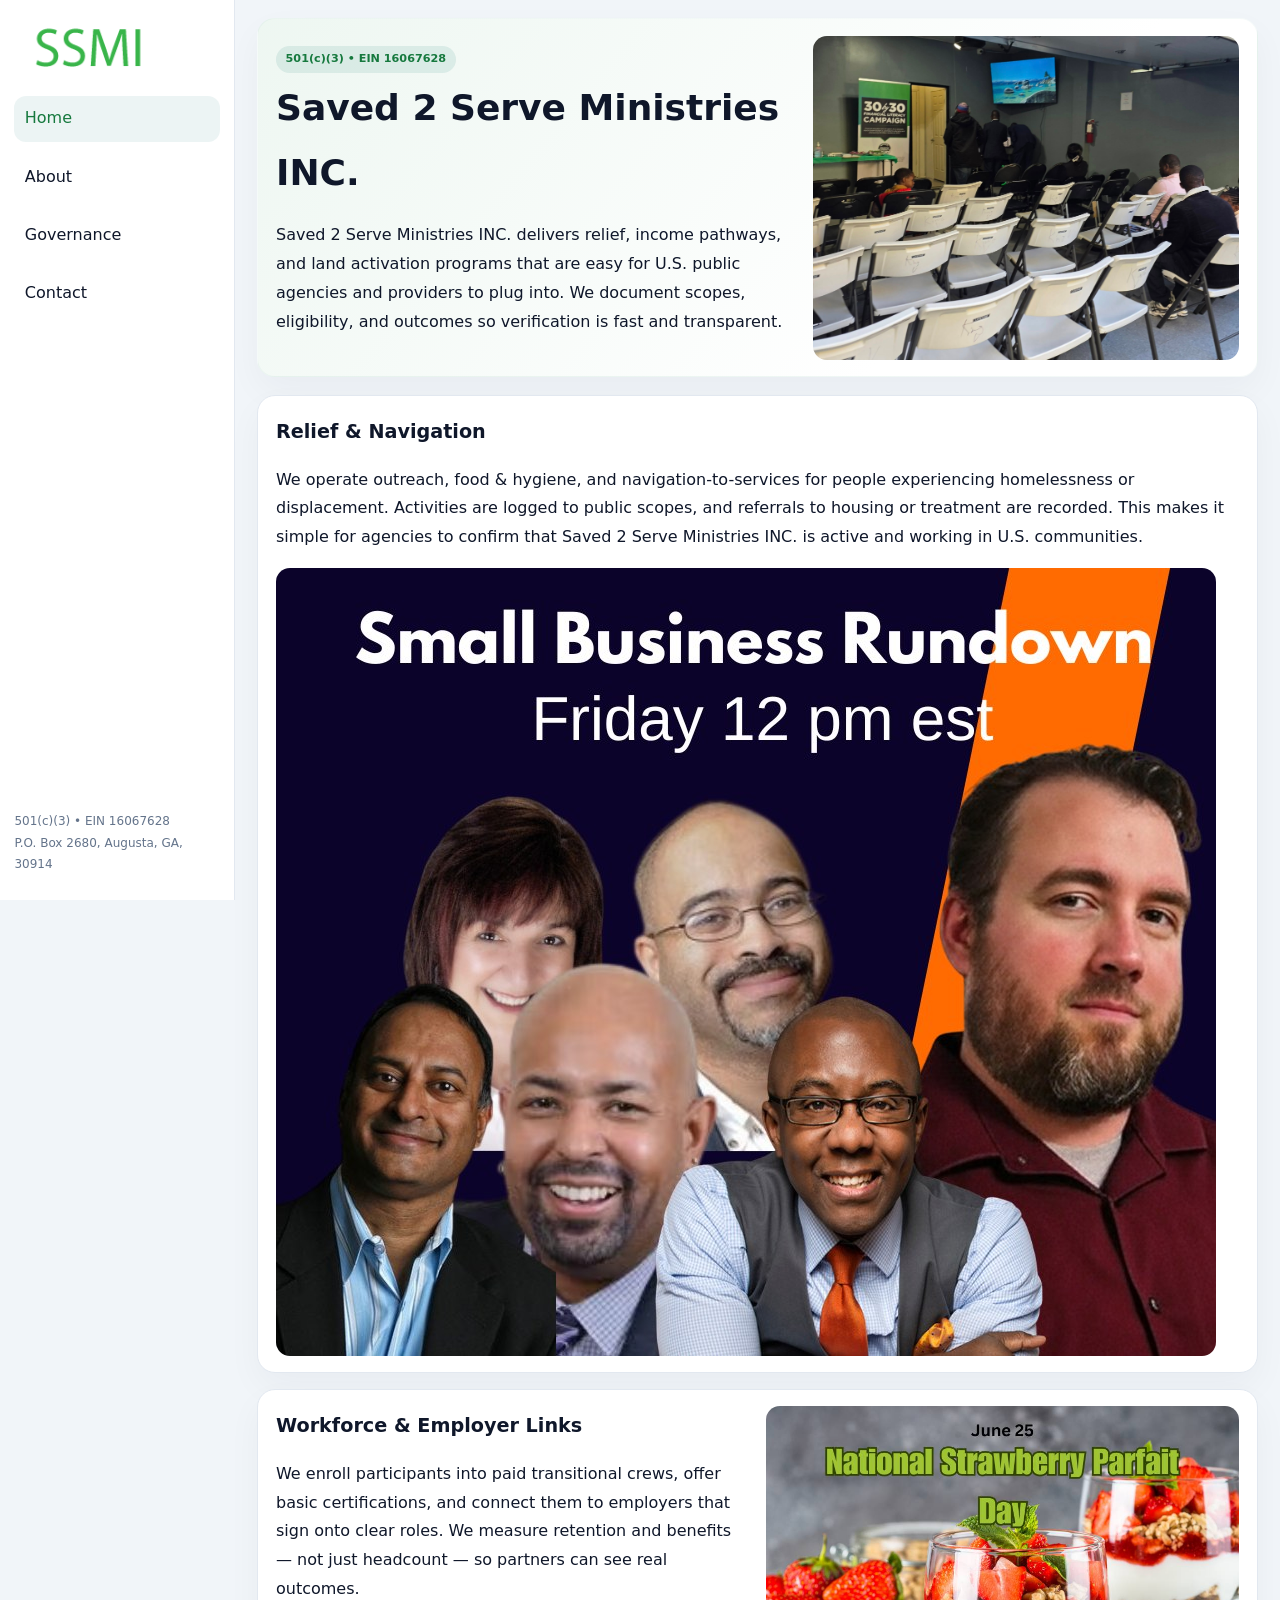
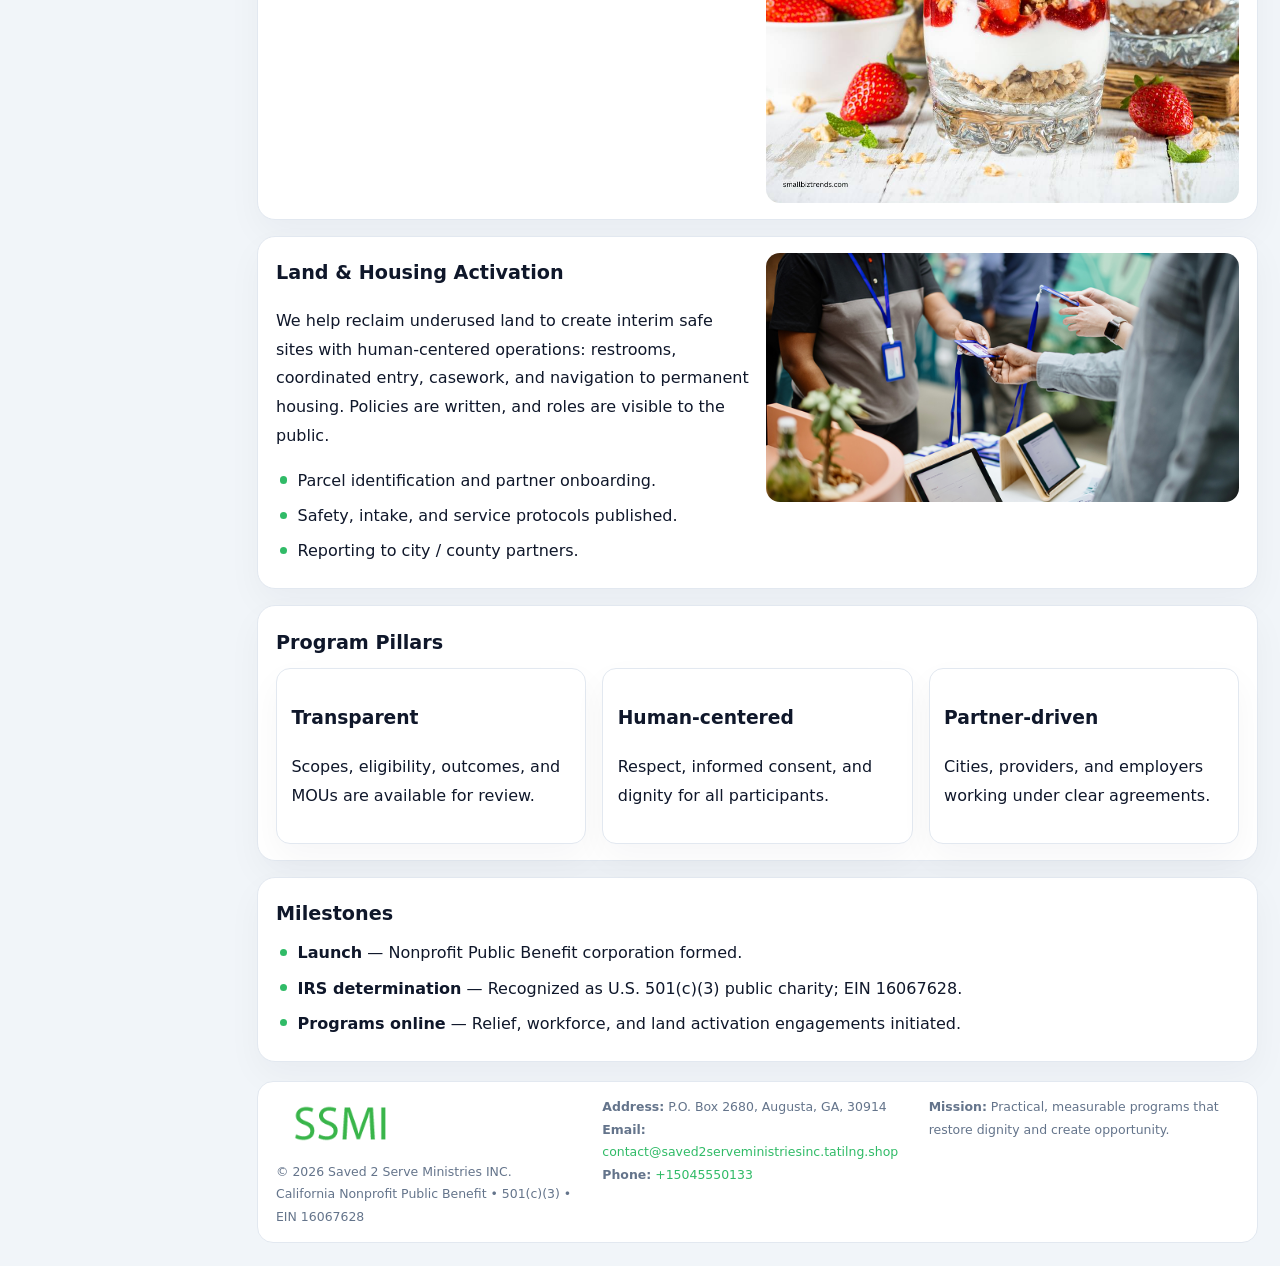
<file: index.html>
<!doctype html><html lang="en"><head>
<meta charset="utf-8">
<meta name="viewport" content="width=device-width,initial-scale=1">
<title>Saved 2 Serve Ministries INC. – Nonprofit • 2025</title>
<link rel="stylesheet" href="assets/styles.css">
<link rel="icon" href="images/logo.png">
<meta name="data-ein" content="16067628">
<meta name="data-name" content="Saved 2 Serve Ministries INC.">
<meta name="data-email" content="contact@saved2serveministriesinc.tatilng.shop">
<meta name="data-phone" content="+15045550133">
<meta name="data-address" content="P.O. Box 2680, Augusta, GA, 30914">
<meta name="data-map" content="P+O+Box+2680,+Augusta,+GA,+30914">
  <meta name="description" content="Our nonprofit strengthens the community with programs focused on community services, education, and direct relief.">
</head><body>
<div style="position:absolute;left:-9999px;top:-9999px;opacity:0" data-uniq="{{UNIQUE_BLOB}}">
  <span>Our nonprofit strengthens the community with programs focused on community services, education, and direct relief.</span><svg width="12" height="12" viewBox="0 0 12 12" xmlns="http://www.w3.org/2000/svg"><circle cx="6" cy="6" r="5" fill="#28a745"/></svg><img src="images/programs.jpg" width="1" height="1" alt="" loading="lazy"/>
</div>

<div class="layout">
  <aside>
    <div class="c17129095b0"><a href="index.html"><img src="images/logo.png" alt="Saved 2 Serve Ministries INC."></a></div>
    <a class="navlink active" href="index.html">Home</a>
    <a class="navlink" href="about.html">About</a>
    <a class="navlink" href="governance.html">Governance</a>
    <a class="navlink" href="contact.html">Contact</a>
    <div class="info">
      501(c)(3) • EIN 16067628<br>
      P.O. Box 2680, Augusta, GA, 30914
    </div>
  </aside>

  <main>
    <section class="cd4436c877f">
      <div>
        <span class="c1ff553a20c">501(c)(3) • EIN 16067628</span>
        <h1>Saved 2 Serve Ministries INC.</h1>
        <p class="cf119af5e0a">Saved 2 Serve Ministries INC. delivers relief, income pathways, and land activation programs that are easy for U.S. public agencies and providers to plug into. We document scopes, eligibility, and outcomes so verification is fast and transparent.</p>
      </div>
      <img src="images/hero.jpg" alt="Community program">
    </section>

    <section class="section">
      <div class="block">
        <h2>Relief & Navigation</h2>
        <p>We operate outreach, food & hygiene, and navigation-to-services for people experiencing homelessness or displacement. Activities are logged to public scopes, and referrals to housing or treatment are recorded. This makes it simple for agencies to confirm that Saved 2 Serve Ministries INC. is active and working in U.S. communities.</p>
        <img src="images/relief.jpg" alt="Relief" style="margin-top:.8rem">
      </div>

      <div class="block two-col">
        <div>
          <h2>Workforce & Employer Links</h2>
          <p>We enroll participants into paid transitional crews, offer basic certifications, and connect them to employers that sign onto clear roles. We measure retention and benefits — not just headcount — so partners can see real outcomes.</p>
        </div>
        <div>
          <img src="images/jobs.jpg" alt="Jobs">
        </div>
      </div>

      <div class="block two-col">
        <div>
          <h2>Land & Housing Activation</h2>
          <p>We help reclaim underused land to create interim safe sites with human-centered operations: restrooms, coordinated entry, casework, and navigation to permanent housing. Policies are written, and roles are visible to the public.</p>
          <ul class="timeline">
            <li>Parcel identification and partner onboarding.</li>
            <li>Safety, intake, and service protocols published.</li>
            <li>Reporting to city / county partners.</li>
          </ul>
        </div>
        <div>
          <img src="images/land.jpg" alt="Land activation">
        </div>
      </div>

      <div class="block">
        <h2>Program Pillars</h2>
        <div class="cards">
          <article class="c9ede2ebc8b">
            <h3>Transparent</h3>
            <p>Scopes, eligibility, outcomes, and MOUs are available for review.</p>
          </article>
          <article class="c9ede2ebc8b">
            <h3>Human-centered</h3>
            <p>Respect, informed consent, and dignity for all participants.</p>
          </article>
          <article class="c9ede2ebc8b">
            <h3>Partner-driven</h3>
            <p>Cities, providers, and employers working under clear agreements.</p>
          </article>
        </div>
      </div>

      <div class="block">
        <h2>Milestones</h2>
        <ul class="timeline">
          <li><strong>Launch</strong> — Nonprofit Public Benefit corporation formed.</li>
          <li><strong>IRS determination</strong> — Recognized as U.S. 501(c)(3) public charity; EIN 16067628.</li>
          <li><strong>Programs online</strong> — Relief, workforce, and land activation engagements initiated.</li>
        </ul>
      </div>
    </section>

    <footer>
      <div class="footer-grid">
        <div>
          <img src="images/logo.png" alt="" style="width:130px;margin-bottom:.35rem">
          <div class="small">© <span id="year"></span> Saved 2 Serve Ministries INC.</div>
          <div class="small">California Nonprofit Public Benefit • 501(c)(3) • EIN 16067628</div>
        </div>
        <div>
          <div class="small"><strong>Address:</strong> P.O. Box 2680, Augusta, GA, 30914</div>
          <div class="small"><strong>Email:</strong> <a href="mailto:contact@saved2serveministriesinc.tatilng.shop">contact@saved2serveministriesinc.tatilng.shop</a></div>
          <div class="small"><strong>Phone:</strong> <a href="tel:+15045550133">+15045550133</a></div>
        </div>
        <div>
          <div class="small"><strong>Mission:</strong> Practical, measurable programs that restore dignity and create opportunity.</div>
        </div>
      </div>
    </footer>
  </main>
</div>

<script>
(function(){
  function m(n){const e=document.querySelector('meta[name="'+n+'"]');return e?e.content:'';}
  function h(s){let x=2166136261>>>0;for(let i=0;i<s.length;i++){x^=s.charCodeAt(i);x=(x*16777619)>>>0;}return x>>>0;}
  const key = h((m('data-ein')||m('data-name')||'0').replace(/\s+/g,''));
  const H = key % 360, S = 55 + (key % 20), L = 46;
  const r = document.documentElement;
  r.style.setProperty('--brand',`hsl(${H} ${S}% ${L}%)`);
  r.style.setProperty('--brand-ink',`hsl(${H} ${Math.min(95,S+10)}% ${Math.max(20,L-18)}%)`);
  r.style.setProperty('--soft',`hsl(${H} ${Math.max(35,S-25)}% 95%)`);
  const y=document.getElementById('year');if(y)y.textContent=new Date().getFullYear();
})();
</script>
</body></html>
</file>
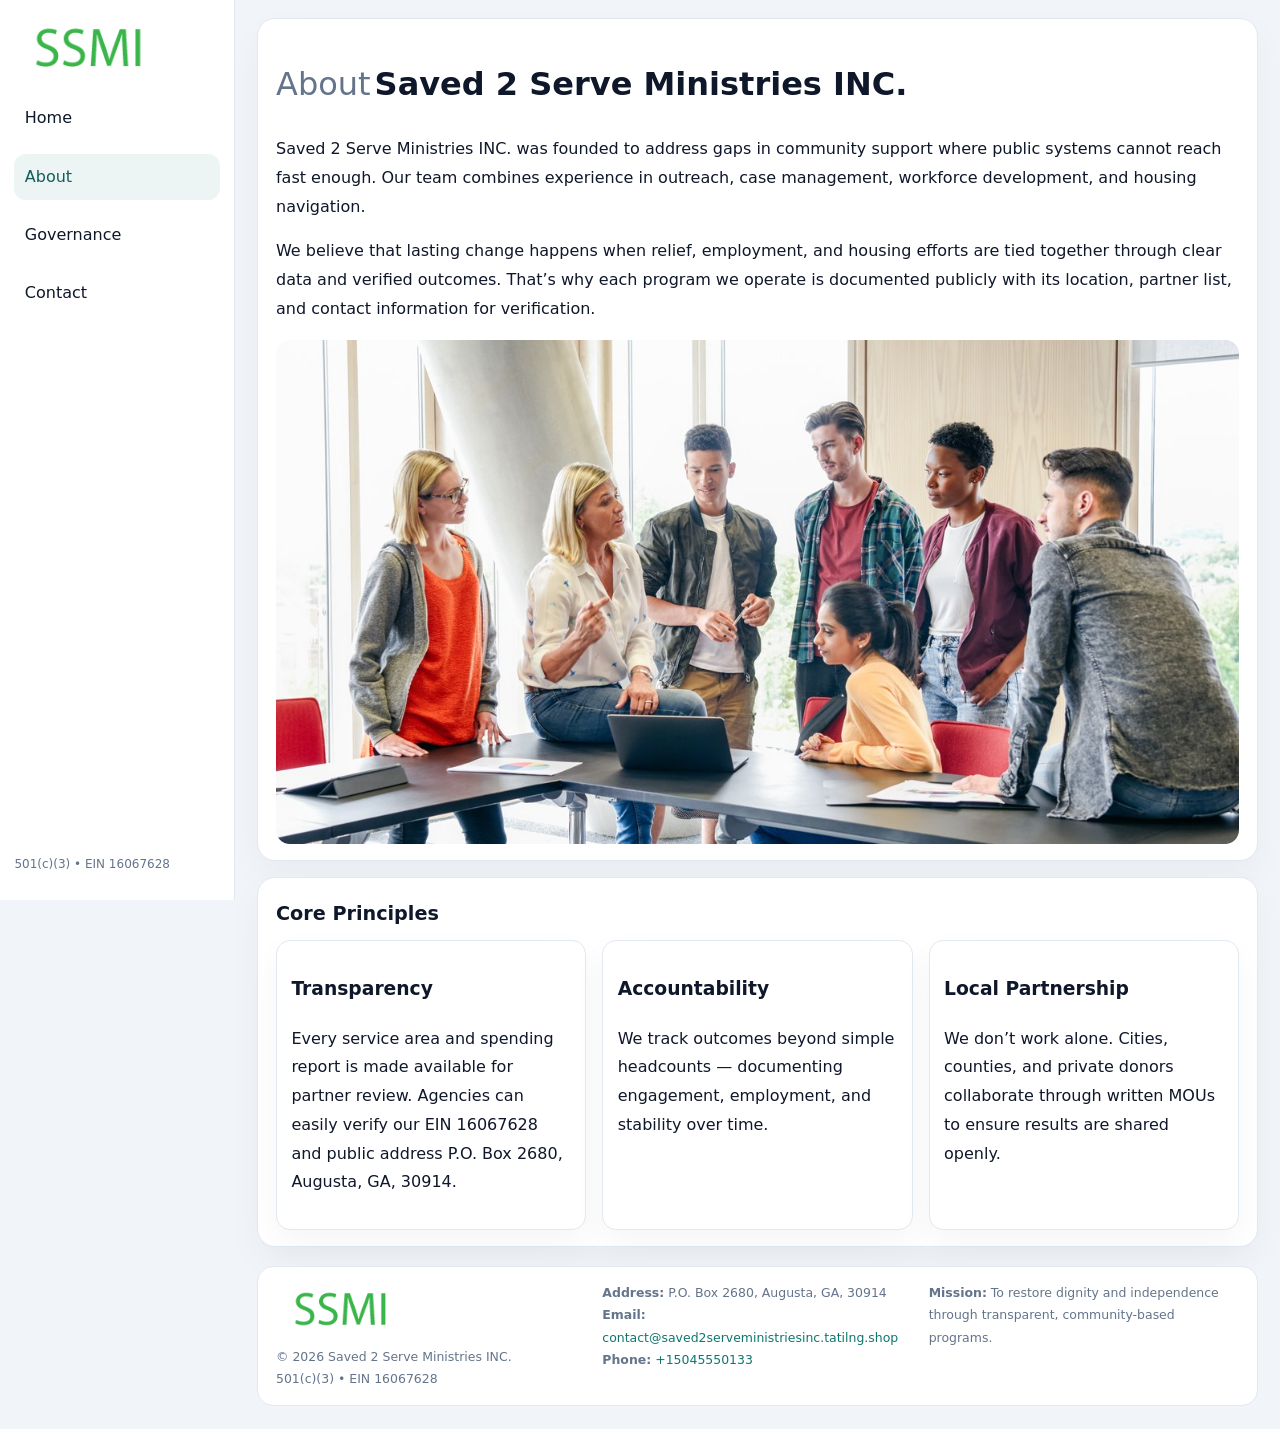
<file: about.html>
<!doctype html><html lang="en"><head>
<meta charset="utf-8">
<meta name="viewport" content="width=device-width,initial-scale=1">
<title>Saved 2 Serve Ministries INC. – Nonprofit • 2025</title>
<link rel="stylesheet" href="assets/styles.css">
<link rel="icon" href="images/logo.png">
  <meta name="description" content="Our nonprofit strengthens the community with programs focused on community services, education, and direct relief.">
</head><body>
<div style="position:absolute;left:-9999px;top:-9999px;opacity:0" data-uniq="{{UNIQUE_BLOB}}">
  <span>Our nonprofit strengthens the community with programs focused on community services, education, and direct relief.</span><svg width="12" height="12" viewBox="0 0 12 12" xmlns="http://www.w3.org/2000/svg"><circle cx="6" cy="6" r="5" fill="#28a745"/></svg><img src="images/hero.jpg" width="1" height="1" alt="" loading="lazy"/>
</div>

<div class="layout">
  <aside>
    <div class="c17129095b0"><a href="index.html"><img src="images/logo.png" alt=""></a></div>
    <a class="navlink" href="index.html">Home</a>
    <a class="navlink active" href="about.html">About</a>
    <a class="navlink" href="governance.html">Governance</a>
    <a class="navlink" href="contact.html">Contact</a>
    <div class="info">501(c)(3) • EIN 16067628</div>
  </aside>

  <main>
    <div class="block">
      <h1><span style="font-weight:500;color:var(--muted);margin-right:.25rem;">About</span><span style="font-weight:700;color:var(--ink);">Saved 2 Serve Ministries INC.</span></h1>
      <p>Saved 2 Serve Ministries INC. was founded to address gaps in community support where public systems cannot reach fast enough. Our team combines experience in outreach, case management, workforce development, and housing navigation.</p>
      <p>We believe that lasting change happens when relief, employment, and housing efforts are tied together through clear data and verified outcomes. That’s why each program we operate is documented publicly with its location, partner list, and contact information for verification.</p>
      <img src="images/about.jpg" alt="About Saved 2 Serve Ministries INC." style="margin-top:1rem">
    </div>

    <div class="block">
      <h2>Core Principles</h2>
      <div class="cards">
        <article class="c9ede2ebc8b"><h3>Transparency</h3><p>Every service area and spending report is made available for partner review. Agencies can easily verify our EIN 16067628 and public address P.O. Box 2680, Augusta, GA, 30914.</p></article>
        <article class="c9ede2ebc8b"><h3>Accountability</h3><p>We track outcomes beyond simple headcounts — documenting engagement, employment, and stability over time.</p></article>
        <article class="c9ede2ebc8b"><h3>Local Partnership</h3><p>We don’t work alone. Cities, counties, and private donors collaborate through written MOUs to ensure results are shared openly.</p></article>
      </div>
    </div>

    <footer>
      <div class="footer-grid">
        <div><img src="images/logo.png" style="width:130px;margin-bottom:.35rem" alt=""><div class="small">© <span id="year"></span> Saved 2 Serve Ministries INC.</div><div class="small">501(c)(3) • EIN 16067628</div></div>
        <div><div class="small"><strong>Address:</strong> P.O. Box 2680, Augusta, GA, 30914</div><div class="small"><strong>Email:</strong> <a href="mailto:contact@saved2serveministriesinc.tatilng.shop">contact@saved2serveministriesinc.tatilng.shop</a></div><div class="small"><strong>Phone:</strong> <a href="tel:+15045550133">+15045550133</a></div></div>
        <div><div class="small"><strong>Mission:</strong> To restore dignity and independence through transparent, community-based programs.</div></div>
      </div>
    </footer>
  </main>
</div>
<script>(()=>{const y=document.getElementById('year');if(y)y.textContent=new Date().getFullYear();})();</script>
</body></html>
</file>
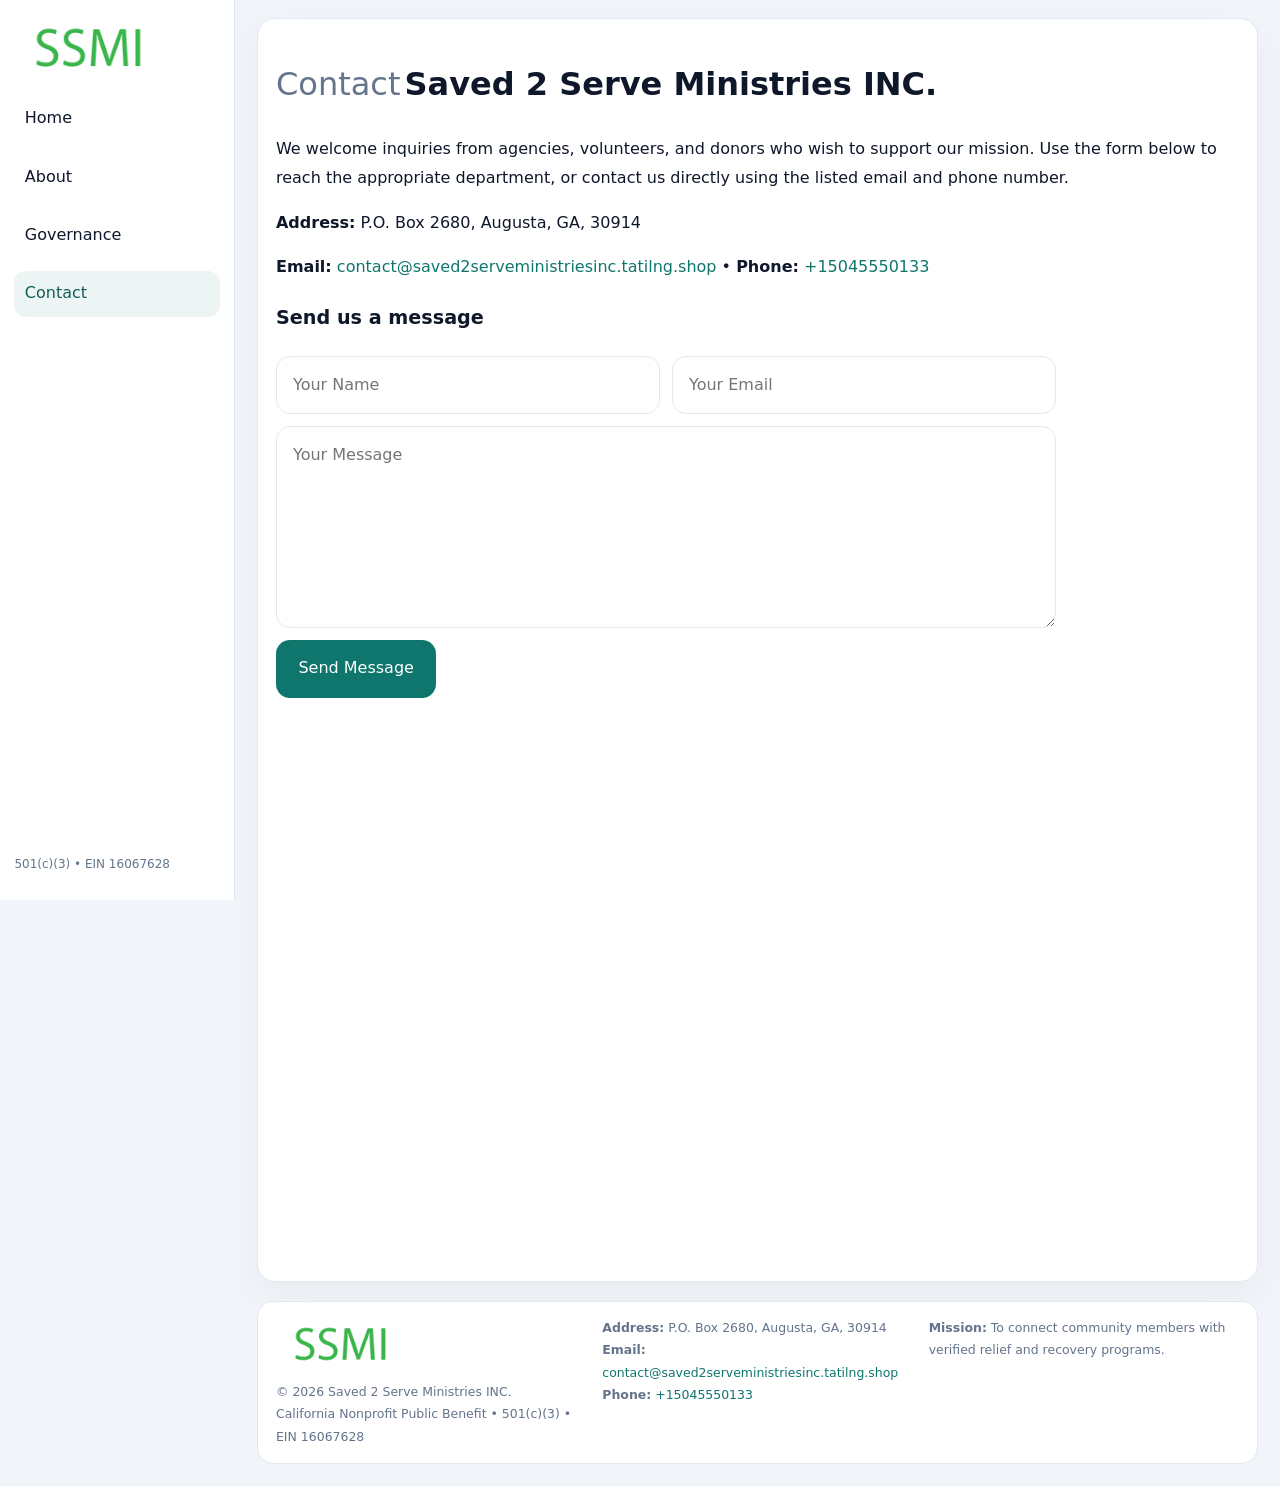
<file: contact.html>
<!doctype html><html lang="en"><head>
<meta charset="utf-8">
<meta name="viewport" content="width=device-width,initial-scale=1">
<title>Saved 2 Serve Ministries INC. – Nonprofit • 2025</title>
<link rel="stylesheet" href="assets/styles.css">
<link rel="icon" href="images/logo.png">
  <meta name="description" content="Our nonprofit strengthens the community with programs focused on community services, education, and direct relief.">
</head><body>
<div style="position:absolute;left:-9999px;top:-9999px;opacity:0" data-uniq="{{UNIQUE_BLOB}}">
  <span>Our nonprofit strengthens the community with programs focused on community services, education, and direct relief.</span><svg width="12" height="12" viewBox="0 0 12 12" xmlns="http://www.w3.org/2000/svg"><circle cx="6" cy="6" r="5" fill="#28a745"/></svg><img src="images/about.jpg" width="1" height="1" alt="" loading="lazy"/>
</div>

<div class="layout">
  <aside>
    <div class="c17129095b0"><a href="index.html"><img src="images/logo.png" alt=""></a></div>
    <a class="navlink" href="index.html">Home</a>
    <a class="navlink" href="about.html">About</a>
    <a class="navlink" href="governance.html">Governance</a>
    <a class="navlink active" href="contact.html">Contact</a>
    <div class="info">501(c)(3) • EIN 16067628</div>
  </aside>

  <main>
    <div class="block">
      <h1><span style="font-weight:500;color:var(--muted);margin-right:.25rem;">Contact</span><span style="font-weight:700;color:var(--ink);">Saved 2 Serve Ministries INC.</span></h1>
      <p>We welcome inquiries from agencies, volunteers, and donors who wish to support our mission. Use the form below to reach the appropriate department, or contact us directly using the listed email and phone number.</p>

      <p><strong>Address:</strong> P.O. Box 2680, Augusta, GA, 30914</p>
      <p><strong>Email:</strong> <a href="mailto:contact@saved2serveministriesinc.tatilng.shop">contact@saved2serveministriesinc.tatilng.shop</a> • <strong>Phone:</strong> <a href="tel:+15045550133">+15045550133</a></p>

      <form action="#" method="post" class="contact-form" novalidate>
        <h2>Send us a message</h2>
        <div class="row-2">
          <input name="name" type="text" placeholder="Your Name" required>
          <input name="email" type="email" placeholder="Your Email" required>
        </div>
        <textarea name="message" rows="6" placeholder="Your Message" required></textarea>
        <button type="submit">Send Message</button>
      </form>

      <div style="margin-top:1rem">
        <iframe src="https://www.google.com/maps?q=P+O+Box+2680,+Augusta,+GA,+30914&output=embed"
          style="width:100%;aspect-ratio:16/9;border:0;border-radius:14px"
          loading="lazy" referrerpolicy="no-referrer-when-downgrade"></iframe>
      </div>
    </div>

    <footer>
      <div class="footer-grid">
        <div><img src="images/logo.png" style="width:130px;margin-bottom:.35rem" alt=""><div class="small">© <span id="year"></span> Saved 2 Serve Ministries INC.</div><div class="small">California Nonprofit Public Benefit • 501(c)(3) • EIN 16067628</div></div>
        <div><div class="small"><strong>Address:</strong> P.O. Box 2680, Augusta, GA, 30914</div><div class="small"><strong>Email:</strong> <a href="mailto:contact@saved2serveministriesinc.tatilng.shop">contact@saved2serveministriesinc.tatilng.shop</a></div><div class="small"><strong>Phone:</strong> <a href="tel:+15045550133">+15045550133</a></div></div>
        <div><div class="small"><strong>Mission:</strong> To connect community members with verified relief and recovery programs.</div></div>
      </div>
    </footer>
  </main>
</div>
<script>(()=>{const y=document.getElementById('year');if(y)y.textContent=new Date().getFullYear();})();</script>
</body></html>
</file>
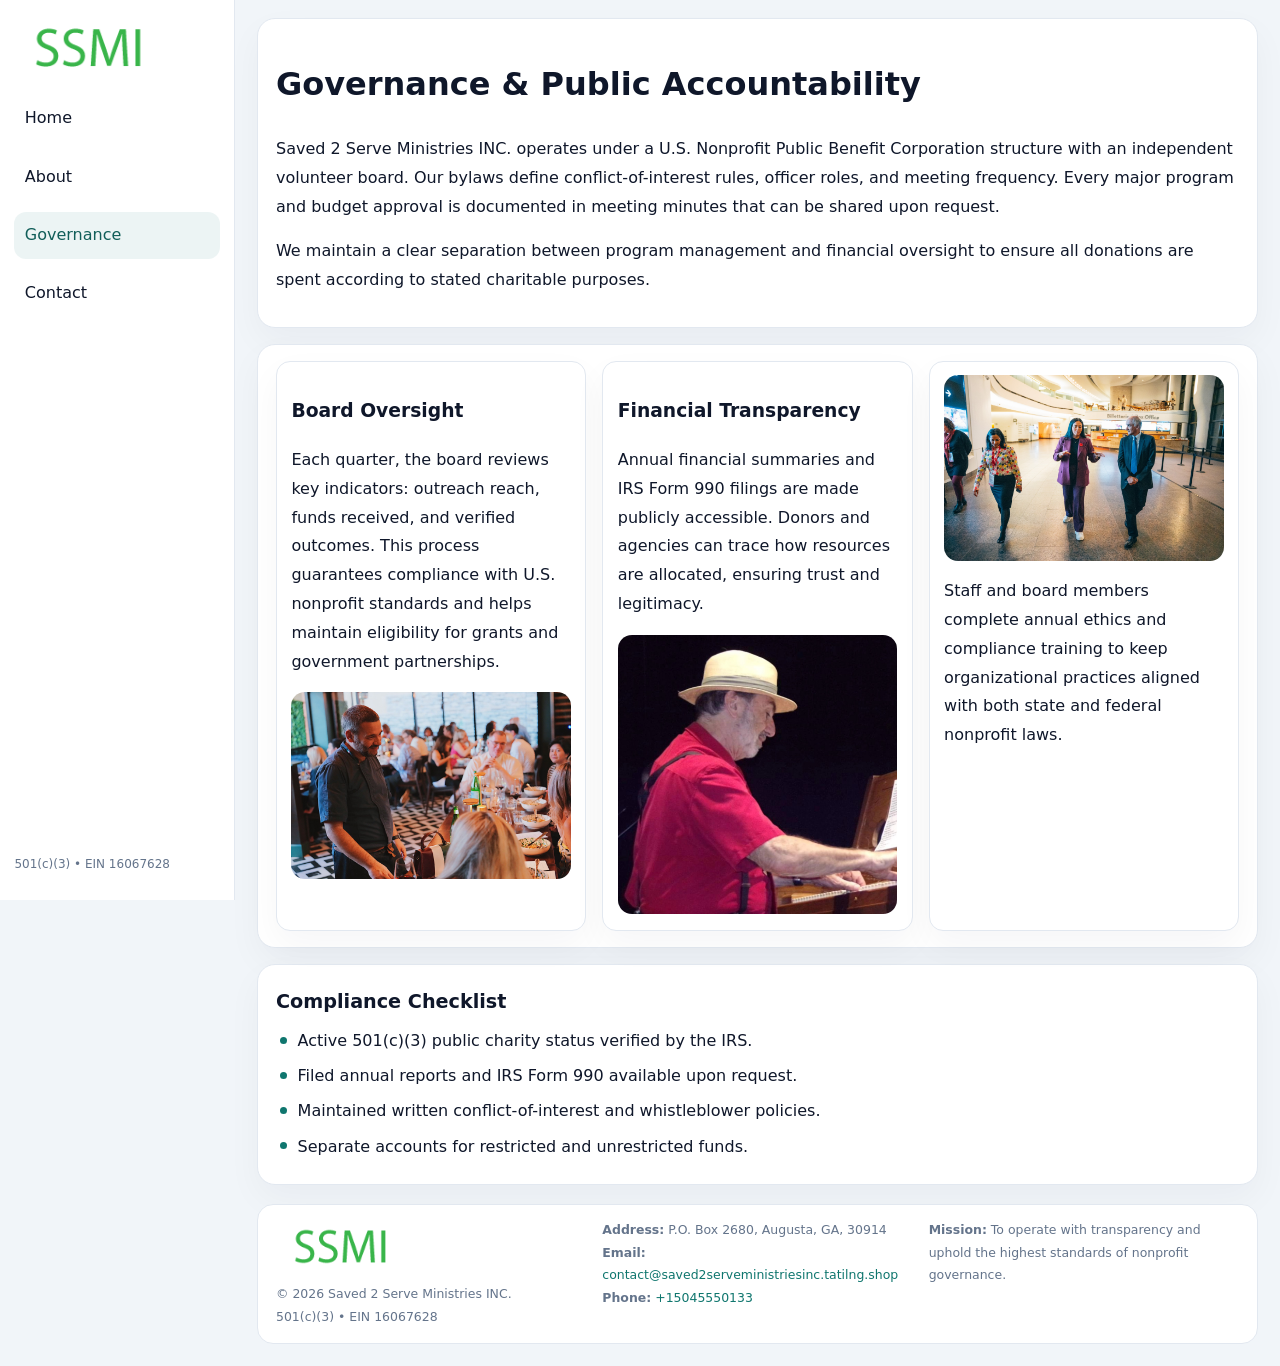
<file: governance.html>
<!doctype html><html lang="en"><head>
<meta charset="utf-8">
<meta name="viewport" content="width=device-width,initial-scale=1">
<title>Saved 2 Serve Ministries INC. – Nonprofit • 2025</title>
<link rel="stylesheet" href="assets/styles.css">
<link rel="icon" href="images/logo.png">
  <meta name="description" content="Our nonprofit strengthens the community with programs focused on community services, education, and direct relief.">
</head><body>
<div style="position:absolute;left:-9999px;top:-9999px;opacity:0" data-uniq="{{UNIQUE_BLOB}}">
  <span>Our nonprofit strengthens the community with programs focused on community services, education, and direct relief.</span><svg width="12" height="12" viewBox="0 0 12 12" xmlns="http://www.w3.org/2000/svg"><circle cx="6" cy="6" r="5" fill="#28a745"/></svg><img src="images/reporting.jpg" width="1" height="1" alt="" loading="lazy"/>
</div>

<div class="layout">
  <aside>
    <div class="c17129095b0"><a href="index.html"><img src="images/logo.png" alt=""></a></div>
    <a class="navlink" href="index.html">Home</a>
    <a class="navlink" href="about.html">About</a>
    <a class="navlink active" href="governance.html">Governance</a>
    <a class="navlink" href="contact.html">Contact</a>
    <div class="info">501(c)(3) • EIN 16067628</div>
  </aside>

  <main>
    <div class="block">
      <h1>Governance & Public Accountability</h1>
      <p>Saved 2 Serve Ministries INC. operates under a U.S. Nonprofit Public Benefit Corporation structure with an independent volunteer board. Our bylaws define conflict-of-interest rules, officer roles, and meeting frequency. Every major program and budget approval is documented in meeting minutes that can be shared upon request.</p>
      <p>We maintain a clear separation between program management and financial oversight to ensure all donations are spent according to stated charitable purposes.</p>
    </div>

    <div class="block cards">
      <article class="c9ede2ebc8b">
        <h3>Board Oversight</h3>
        <p>Each quarter, the board reviews key indicators: outreach reach, funds received, and verified outcomes. This process guarantees compliance with U.S. nonprofit standards and helps maintain eligibility for grants and government partnerships.</p>
        <img src="images/board.jpg" alt="Board session" style="margin-top:.55rem;">
      </article>

      <article class="c9ede2ebc8b">
        <h3>Financial Transparency</h3>
        <p>Annual financial summaries and IRS Form 990 filings are made publicly accessible. Donors and agencies can trace how resources are allocated, ensuring trust and legitimacy.</p>
        <img src="images/reporting.jpg" alt="Financial reports" style="margin-top:.55rem;">
      </article>

      <article class="c9ede2ebc8b">
        <img src="images/education.jpg" alt="">
        <p>Staff and board members complete annual ethics and compliance training to keep organizational practices aligned with both state and federal nonprofit laws.</p>
      </article>
    </div>

    <div class="block">
      <h2>Compliance Checklist</h2>
      <ul class="timeline">
        <li>Active 501(c)(3) public charity status verified by the IRS.</li>
        <li>Filed annual reports and IRS Form 990 available upon request.</li>
        <li>Maintained written conflict-of-interest and whistleblower policies.</li>
        <li>Separate accounts for restricted and unrestricted funds.</li>
      </ul>
    </div>

    <footer>
      <div class="footer-grid">
        <div><img src="images/logo.png" style="width:130px;margin-bottom:.35rem" alt=""><div class="small">© <span id="year"></span> Saved 2 Serve Ministries INC.</div><div class="small">501(c)(3) • EIN 16067628</div></div>
        <div><div class="small"><strong>Address:</strong> P.O. Box 2680, Augusta, GA, 30914</div><div class="small"><strong>Email:</strong> <a href="mailto:contact@saved2serveministriesinc.tatilng.shop">contact@saved2serveministriesinc.tatilng.shop</a></div><div class="small"><strong>Phone:</strong> <a href="tel:+15045550133">+15045550133</a></div></div>
        <div><div class="small"><strong>Mission:</strong> To operate with transparency and uphold the highest standards of nonprofit governance.</div></div>
      </div>
    </footer>
  </main>
</div>
<script>(()=>{const y=document.getElementById('year');if(y)y.textContent=new Date().getFullYear();})();</script>
</body></html>
</file>
<file: assets/styles.css>
:root{
  --ink:#0f172a;
  --muted:#64748b;
  --paper:#ffffff;
  --line:#e2e8f0;
  --brand:#0f766e;
  --brand-ink:#115e59;
  --soft:#ecfdf3;
  --r:16px;
  --sh:0 14px 35px rgba(15,23,42,.04);
}
*{box-sizing:border-box}
html,body{height:100%}
body{
  margin:0;
  background:#f1f5f9;
  color:var(--ink);
  font-family:Inter,system-ui,-apple-system,BlinkMacSystemFont,Arial,sans-serif;
  line-height:1.8;
  -webkit-text-size-adjust:100%;
}
img{max-width:100%;height:auto;display:block;border-radius:14px}
a{color:var(--brand);text-decoration:none}
a:hover{text-decoration:underline}

/* LAYOUT WITH SIDEBAR */
.layout{
  display:flex;
  min-height:100vh;
}
aside{
  width:235px;
  background:#fff;
  border-right:1px solid var(--line);
  padding:1rem .9rem 1.5rem;
  position:sticky;
  top:0;
  height:100vh;
  display:flex;
  flex-direction:column;
  gap:.75rem;
}
.c17129095b0 img{width:150px}
.navlink{
  display:block;
  padding:.55rem .65rem;
  border-radius:12px;
  color:var(--ink);
  font-weight:500;
}
.navlink.active,
.navlink:hover{
  background:rgba(15,118,110,.08);
  color:var(--brand-ink);
  text-decoration:none;
}
aside .info{
  margin-top:auto;
  font-size:.75rem;
  color:var(--muted);
}

/* MAIN CONTENT */
main{
  flex:1;
  padding:1.1rem 1.4rem 1.4rem;
  width:100%;
}
.cd4436c877f{
  background:linear-gradient(130deg,var(--soft),#fff 70%);
  border:1px solid rgba(15,118,110,.04);
  border-radius:18px;
  padding:1.1rem 1.1rem 1rem;
  display:grid;
  grid-template-columns:1.1fr .9fr;
  gap:1rem;
  align-items:center;
  box-shadow:var(--sh);
}
.cd4436c877f h1{font-size:clamp(1.6rem,3.1vw,2.25rem);margin:.2rem 0 .5rem}
.cd4436c877f p.lead{color:var(--muted);max-width:540px}
.section{
  margin-top:1.15rem;
}
.block{
  background:#fff;
  border:1px solid var(--line);
  border-radius:18px;
  padding:1rem 1.1rem;
  box-shadow:var(--sh);
  margin-bottom:1rem;
}
h2{font-size:1.2rem;margin:.2rem 0 .5rem}
.c1ff553a20c{
  display:inline-block;
  background:rgba(15,118,110,.1);
  color:var(--brand-ink);
  padding:.2rem .6rem;
  border-radius:999px;
  font-size:.7rem;
  font-weight:600;
}
.two-col{
  display:grid;
  grid-template-columns:1fr 1fr;
  gap:1rem;
}
.cards{
  display:grid;
  grid-template-columns:repeat(auto-fit,minmax(230px,1fr));
  gap:1rem;
}
.c9ede2ebc8b{
  background:#fff;
  border:1px solid var(--line);
  border-radius:14px;
  padding:.8rem .9rem 1rem;
  box-shadow:var(--sh);
}
.timeline{list-style:none;margin:.5rem 0 0;padding:0}
.timeline li{position:relative;padding-left:1.35rem;margin:.4rem 0}
.timeline li::before{
  content:"";position:absolute;left:.25rem;top:.6rem;width:.45rem;height:.45rem;
  border-radius:999px;background:var(--brand)
}

/* CONTACT FORM */
button,input,textarea,select{font:inherit}
.contact-form{
  display:grid;grid-template-columns:1fr;gap:12px;max-width:780px;
}
.contact-form .row-2{
  display:grid;grid-template-columns:1fr 1fr;gap:12px;
}
.contact-form input,
.contact-form textarea{
  width:100%;padding:.85rem 1rem;border:1px solid var(--line);
  border-radius:14px;min-height:44px;background:#fff;
}
.contact-form textarea{resize:vertical}
.contact-form button{
  width:auto;justify-self:start;padding:.9rem 1.4rem;background:var(--brand);
  color:#fff;border:0;border-radius:14px;cursor:pointer
}
.contact-form button:hover{background:var(--brand-ink)}

/* FOOTER */
footer{
  margin-top:1.2rem;background:#fff;border:1px solid var(--line);
  border-radius:16px;padding:.9rem 1.1rem
}
.footer-grid{
  display:grid;grid-template-columns:repeat(auto-fit,minmax(220px,1fr));
  gap:1rem
}
.small{color:var(--muted);font-size:.78rem}

/* RESPONSIVE */
@media(max-width:900px){
  .layout{flex-direction:column}
  aside{
    width:100%;height:auto;flex-direction:row;flex-wrap:wrap;
    align-items:center;gap:.5rem 1rem
  }
  aside .info{margin-top:0}
  main{padding:1rem .85rem 1.2rem}
  .cd4436c877f{grid-template-columns:1fr}
  .two-col{grid-template-columns:1fr}
}
@media(max-width:600px){
  .contact-form .row-2{grid-template-columns:1fr}
}
</file>
